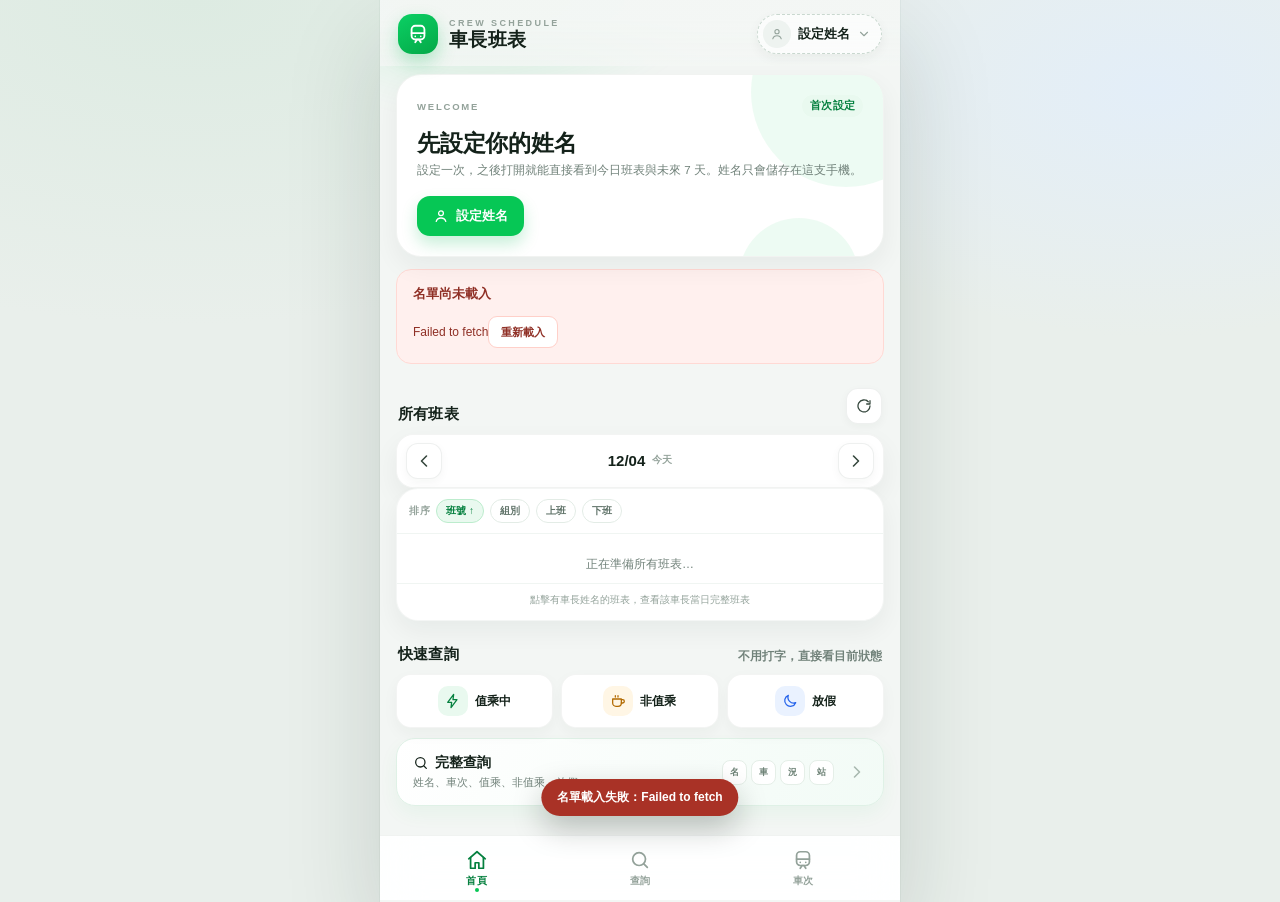
<file: docs/index.html>
<!DOCTYPE html>
<html lang="zh-Hant">
<head>
  <meta charset="utf-8">
  <meta name="viewport" content="width=device-width, initial-scale=1, viewport-fit=cover">
  <meta name="theme-color" content="#f3f6f4">
  <meta name="format-detection" content="telephone=no">
  <meta name="color-scheme" content="light">
  <title>車長班表</title>
  <link rel="stylesheet" href="styles.css">
</head>
<body>
  <noscript>
    <div style="margin:16px;padding:16px;border-radius:14px;background:#fff;font:14px/1.6 sans-serif;color:#14221a">
      這個頁面需要 JavaScript。請開啟瀏覽器的 JavaScript，或改用 Chrome／Edge 開啟。
    </div>
  </noscript>
  <svg width="0" height="0" style="position:absolute;overflow:hidden" aria-hidden="true" focusable="false">
    <symbol id="i-home" viewBox="0 0 24 24"><path d="M3 10.7 12 3l9 7.7"/><path d="M5 9.5V21h5v-6h4v6h5V9.5"/></symbol>
    <symbol id="i-search" viewBox="0 0 24 24"><circle cx="11" cy="11" r="7"/><path d="m20 20-3.6-3.6"/></symbol>
    <symbol id="i-train" viewBox="0 0 24 24"><rect x="5" y="3" width="14" height="15" rx="4"/><path d="M5 11h14"/><path d="M9 21l2-3M15 21l-2-3"/><circle cx="9" cy="14.6" r=".9" fill="currentColor" stroke="none"/><circle cx="15" cy="14.6" r=".9" fill="currentColor" stroke="none"/></symbol>
    <symbol id="i-user" viewBox="0 0 24 24"><circle cx="12" cy="8" r="3.6"/><path d="M4.8 20.2c.9-3.4 3.7-5.2 7.2-5.2s6.3 1.8 7.2 5.2"/></symbol>
    <symbol id="i-chevron" viewBox="0 0 24 24"><path d="m9 18 6-6-6-6"/></symbol>
    <symbol id="i-chevron-down" viewBox="0 0 24 24"><path d="m6 9 6 6 6-6"/></symbol>
    <symbol id="i-arrow" viewBox="0 0 24 24"><path d="M5 12h14"/><path d="m13 6 6 6-6 6"/></symbol>
    <symbol id="i-refresh" viewBox="0 0 24 24"><path d="M21 12a9 9 0 1 1-2.6-6.4"/><path d="M21 4v5h-5"/></symbol>
    <symbol id="i-calendar" viewBox="0 0 24 24"><rect x="3" y="5" width="18" height="16" rx="3"/><path d="M3 10h18M8 3v4M16 3v4"/></symbol>
    <symbol id="i-clock" viewBox="0 0 24 24"><circle cx="12" cy="12" r="9"/><path d="M12 7v5l3 2"/></symbol>
    <symbol id="i-pin" viewBox="0 0 24 24"><path d="M20 10c0 5-8 11-8 11s-8-6-8-11a8 8 0 1 1 16 0Z"/><circle cx="12" cy="10" r="2.6"/></symbol>
    <symbol id="i-coffee" viewBox="0 0 24 24"><path d="M4 9h13v6a5 5 0 0 1-5 5H9a5 5 0 0 1-5-5V9Z"/><path d="M17 10h2a2.5 2.5 0 0 1 0 5h-2"/><path d="M8 4v2M12 4v2"/></symbol>
    <symbol id="i-moon" viewBox="0 0 24 24"><path d="M20.5 14.5A8.5 8.5 0 0 1 9.5 3.5a8.5 8.5 0 1 0 11 11Z"/></symbol>
    <symbol id="i-bolt" viewBox="0 0 24 24"><path d="M13 2 4 14h6l-1 8 9-12h-6l1-8Z"/></symbol>
    <symbol id="i-close" viewBox="0 0 24 24"><path d="M6 6l12 12M18 6 6 18"/></symbol>
    <symbol id="i-check" viewBox="0 0 24 24"><path d="m5 12 4.5 4.5L19 7"/></symbol>
    <symbol id="i-alert" viewBox="0 0 24 24"><path d="M12 3 2.5 20h19L12 3Z"/><path d="M12 9v5"/><circle cx="12" cy="17.2" r=".8" fill="currentColor" stroke="none"/></symbol>
    <symbol id="i-list" viewBox="0 0 24 24"><path d="M8 6h13M8 12h13M8 18h13"/><circle cx="3.5" cy="6" r="1" fill="currentColor" stroke="none"/><circle cx="3.5" cy="12" r="1" fill="currentColor" stroke="none"/><circle cx="3.5" cy="18" r="1" fill="currentColor" stroke="none"/></symbol>
    <symbol id="i-empty" viewBox="0 0 24 24"><rect x="3" y="5" width="18" height="16" rx="3"/><path d="M3 10h18M8 3v4M16 3v4"/><path d="M9 15h6"/></symbol>
  </svg>

  <div class="app-shell">
    <div class="ambient" aria-hidden="true"></div>

    <header class="topbar">
      <div class="brand">
        <span class="brand-logo" aria-hidden="true">
          <svg class="icon"><use href="#i-train"></use></svg>
        </span>
        <div>
          <p class="brand-sub">CREW SCHEDULE</p>
          <h1 class="brand-title">車長班表</h1>
        </div>
      </div>
      <button class="name-chip is-empty" id="nameBtn" type="button" data-action="open-name" aria-label="設定姓名">
        <span class="avatar"><svg class="icon icon-sm"><use href="#i-user"></use></svg></span>
        <span class="chip-text">設定姓名</span>
        <svg class="icon"><use href="#i-chevron-down"></use></svg>
      </button>
    </header>

    <main id="main" class="main" aria-live="polite">
      <div class="hero is-empty">
        <div class="hero-top"><span class="hero-kicker">LOADING</span></div>
        <div class="hero-shift">正在準備班表…</div>
        <p class="hero-hint">從試算表讀取資料中</p>
      </div>
      <div class="skeleton-card card" style="margin-top:14px">
        <div class="sk sk-line w40"></div>
        <div class="sk sk-block" style="margin-top:12px"></div>
        <div class="sk sk-line w80" style="margin-top:12px"></div>
      </div>
    </main>

    <nav class="tabbar" aria-label="主要導覽">
      <button class="tab active" type="button" data-nav="home">
        <svg class="icon"><use href="#i-home"></use></svg><span>首頁</span>
      </button>
      <button class="tab" type="button" data-nav="search">
        <svg class="icon"><use href="#i-search"></use></svg><span>查詢</span>
      </button>
      <button class="tab" type="button" data-nav="trains">
        <svg class="icon"><use href="#i-train"></use></svg><span>車次</span>
      </button>
    </nav>
  </div>

  <div id="sheetRoot"></div>
  <datalist id="staffOptions"></datalist>
  <datalist id="stationOptions"></datalist>
  <div id="toast" class="toast" role="status" aria-live="polite"></div>

  <script>
    // 若前端程式沒有成功執行（例如瀏覽器太舊、JavaScript 被停用），
    // 把原本的載入骨架換成看得懂的說明，而不是一直停在載入中。
    window.setTimeout(function () {
      if (window.__APP_READY__) return;
      var main = document.getElementById('main');
      if (!main) return;
      main.innerHTML = '<div class="view"><div class="card" style="margin-top:16px;padding:20px">' +
        '<div class="error-card"><strong>頁面沒有成功啟動</strong>' +
        '請重新整理；若仍停住，請改用 Chrome／Edge，並確認瀏覽器已開啟 JavaScript。' +
        '<button type="button" onclick="location.reload()">重新整理</button></div>' +
        '<p style="margin:12px 2px 0;font-size:11px;line-height:1.6;color:#71827a">' +
        '請確認網路連線與 docs/config.js 的 API_URL 設定；本機預覽請執行 test/open-preview.ps1。</p>' +
        '</div></div>';
    }, 5000);
  </script>
  <script src="config.js"></script>
  <script src="app.js"></script>
</body>
</html>
</file>
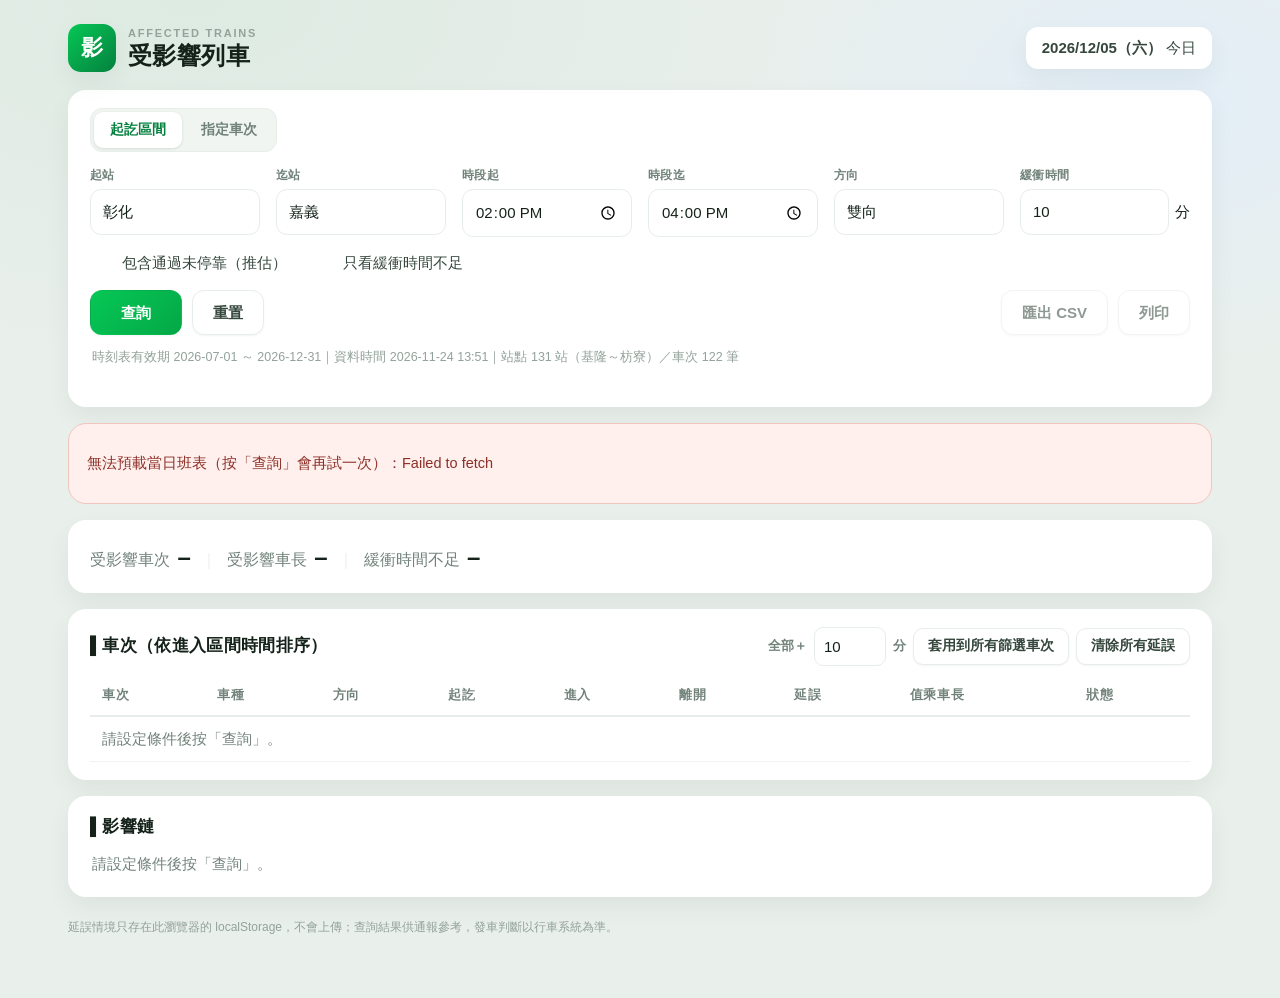
<file: docs/affected.html>
<!DOCTYPE html>
<html lang="zh-Hant">
<head>
  <meta charset="utf-8">
  <meta name="viewport" content="width=device-width, initial-scale=1">
  <meta name="theme-color" content="#f3f6f4">
  <meta name="color-scheme" content="light">
  <!-- 主管用獨立頁：不進 LIFF、不從首頁／底部導覽連結，只給書籤（affected-plan.md §2） -->
  <title>受影響列車</title>
  <link rel="stylesheet" href="affected.css">
</head>
<body>
  <noscript>
    <div style="margin:16px;padding:16px;border-radius:14px;background:#fff;font:14px/1.6 sans-serif;color:#14221a">
      這個頁面需要 JavaScript。請開啟瀏覽器的 JavaScript，或改用 Chrome／Edge 開啟。
    </div>
  </noscript>

  <div class="page">
    <header class="topbar">
      <div class="brand">
        <span class="brand-logo" aria-hidden="true">影</span>
        <div>
          <p class="brand-sub">AFFECTED TRAINS</p>
          <h1 class="brand-title">受影響列車</h1>
        </div>
      </div>
      <div class="today" id="dateLine">載入中…</div>
    </header>

    <section class="card form-card" aria-label="查詢條件">
      <div class="mode-switch" role="radiogroup" aria-label="查詢方式">
        <label class="mode-opt"><input type="radio" name="queryMode" value="section" checked><span>起訖區間</span></label>
        <label class="mode-opt"><input type="radio" name="queryMode" value="train"><span>指定車次</span></label>
      </div>
      <div class="form-grid">
        <div class="field" data-mode="section">
          <label class="field-label" for="fromStation">起站</label>
          <div class="combo">
            <input id="fromStation" type="text" role="combobox" aria-expanded="false"
                   aria-controls="fromList" aria-autocomplete="list" autocomplete="off"
                   placeholder="輸入站名或站碼" disabled>
            <input type="hidden" id="fromStationId">
            <ul id="fromList" class="combo-list" role="listbox" aria-label="起站" hidden></ul>
          </div>
        </div>
        <div class="field" data-mode="section">
          <label class="field-label" for="toStation">迄站</label>
          <div class="combo">
            <input id="toStation" type="text" role="combobox" aria-expanded="false"
                   aria-controls="toList" aria-autocomplete="list" autocomplete="off"
                   placeholder="輸入站名或站碼" disabled>
            <input type="hidden" id="toStationId">
            <ul id="toList" class="combo-list" role="listbox" aria-label="迄站" hidden></ul>
          </div>
        </div>
        <label class="field field-time" data-mode="section">
          <span class="field-label">時段起</span>
          <input type="time" id="timeFrom" value="14:00">
        </label>
        <label class="field field-time" data-mode="section">
          <span class="field-label">時段迄</span>
          <input type="time" id="timeTo" value="16:00">
        </label>
        <label class="field" data-mode="section">
          <span class="field-label">方向</span>
          <select id="direction">
            <option value="both">雙向</option>
            <option value="forward">順向（北上）</option>
            <option value="reverse">逆向（南下）</option>
          </select>
        </label>
        <label class="field" data-mode="train">
          <span class="field-label">車次</span>
          <input id="trainNo" type="text" autocomplete="off" placeholder="例如 114、115A" list="trainNoList">
          <datalist id="trainNoList"></datalist>
        </label>
        <label class="field field-train-delay" data-mode="train">
          <span class="field-label">本車延誤</span>
          <span class="buffer-wrap"><input type="number" id="trainDelay" value="0" min="0" max="600" step="1"> 分</span>
          <span class="train-quick">
            <button type="button" class="tqbtn" data-train-add="5">+5</button>
            <button type="button" class="tqbtn" data-train-add="10">+10</button>
            <button type="button" class="tqbtn" data-train-add="15">+15</button>
            <button type="button" class="tqbtn" data-train-add="30">+30</button>
          </span>
        </label>
        <label class="field field-buffer">
          <span class="field-label">緩衝時間</span>
          <span class="buffer-wrap"><input type="number" id="bufferMin" value="10" min="0" max="120" step="1"> 分</span>
        </label>
      </div>
      <div class="form-row switches">
        <label class="switch" data-mode="section"><input type="checkbox" id="includePass" checked><span>包含通過未停靠（推估）</span></label>
        <label class="switch"><input type="checkbox" id="onlyShort"><span>只看緩衝時間不足</span></label>
      </div>
      <div class="form-actions">
        <button id="btnQuery" class="btn primary" type="button" disabled>查詢</button>
        <button id="btnReset" class="btn" type="button">重置</button>
        <span class="spacer"></span>
        <button id="btnCsv" class="btn" type="button" disabled>匯出 CSV</button>
        <button id="btnPrint" class="btn" type="button" disabled>列印</button>
      </div>
      <p class="tt-meta" id="ttMeta"></p>
      <p class="query-status" id="queryStatus" aria-live="polite"></p>
    </section>

    <div id="warnBox" class="warnbox" hidden role="alert"></div>

    <section class="card" aria-label="統計">
      <div class="stats">
        <span class="stat"><span id="statTrainsLabel">受影響車次</span> <b id="statTrains">–</b></span>
        <span class="sep" aria-hidden="true">｜</span>
        <span class="stat">受影響車長 <b id="statCrew">–</b></span>
        <span class="sep" aria-hidden="true">｜</span>
        <span class="stat">緩衝時間不足 <b id="statShort">–</b></span>
      </div>
    </section>

    <section class="card">
      <div class="card-title-row">
        <h2 class="card-title" id="trainCardTitle">▌車次（依進入區間時間排序）</h2>
        <div class="bulk-tools" data-mode="section">
          <span class="bulk-label">全部＋</span>
          <input type="number" id="bulkDelay" min="0" max="600" step="1" value="10">
          <span class="bulk-unit">分</span>
          <button id="btnApplyAll" class="btn small" type="button">套用到所有篩選車次</button>
          <button id="btnClearDelays" class="btn small" type="button">清除所有延誤</button>
        </div>
      </div>
      <div id="trainSummary" class="train-summary" hidden></div>
      <div class="table-wrap">
        <table class="grid" id="trainTable">
          <thead>
            <tr>
              <th>車次</th><th>車種</th><th>方向</th><th>起訖</th><th>進入</th><th>離開</th><th>延誤</th><th>值乘車長</th><th>狀態</th>
            </tr>
          </thead>
          <tbody id="trainBody">
            <tr class="placeholder"><td colspan="9">請設定條件後按「查詢」。</td></tr>
          </tbody>
        </table>
      </div>
    </section>

    <section class="card">
      <h2 class="card-title">▌影響鏈</h2>
      <div id="chainBox">
        <p class="placeholder">請設定條件後按「查詢」。</p>
      </div>
    </section>

    <footer class="foot">
      延誤情境只存在此瀏覽器的 localStorage，不會上傳；查詢結果供通報參考，發車判斷以行車系統為準。
    </footer>
  </div>

  <script src="config.js"></script>
  <script src="affected-core.js"></script>
  <script src="affected.js"></script>
</body>
</html>
</file>
<file: docs/styles.css>
/* ============================================================
   設計權杖
   ============================================================ */
:root {
  --green: #06c755;
  --green-dark: #04a847;
  --green-deep: #05803f;
  --green-soft: #e9f9ef;
  --ink: #14221a;
  --ink-2: #35473d;
  --muted: #71827a;
  --muted-2: #93a29a;
  --line: #e7eee9;
  --line-soft: #f0f5f2;
  --bg: #f3f6f4;
  --card: #ffffff;
  --blue: #3b82f6;
  --blue-soft: #eaf2ff;
  --amber: #f0a11c;
  --amber-soft: #fff6e5;
  --purple: #8b5cf6;
  --purple-soft: #f2edff;
  --red: #d94a3d;
  --red-soft: #fff0ee;
  --radius: 22px;
  --shadow: 0 10px 26px rgba(17, 43, 28, 0.055);
  --shadow-lg: 0 18px 44px rgba(17, 43, 28, 0.10);
  --font: -apple-system, BlinkMacSystemFont, "Segoe UI", "Noto Sans TC",
    "PingFang TC", "Microsoft JhengHei", "Heiti TC", sans-serif;
  --mono: "SFMono-Regular", Consolas, "Liberation Mono", Menlo, monospace;
}

*, *::before, *::after { box-sizing: border-box; }
html { -webkit-text-size-adjust: 100%; }
body {
  margin: 0;
  font-family: var(--font);
  color: var(--ink);
  background:
    radial-gradient(80% 60% at 15% 0%, #ddebe2 0%, transparent 60%),
    radial-gradient(60% 50% at 90% 10%, #e3eef8 0%, transparent 55%),
    #e9efeb;
  -webkit-font-smoothing: antialiased;
  text-rendering: optimizeLegibility;
}
button, input, select, textarea { font: inherit; color: inherit; }
button { cursor: pointer; -webkit-tap-highlight-color: transparent; border: 0; background: none; padding: 0; }
input, select, button { -webkit-appearance: none; appearance: none; }
svg { display: block; }
.icon {
  width: 20px; height: 20px; flex: none;
  fill: none; stroke: currentColor; stroke-width: 1.9;
  stroke-linecap: round; stroke-linejoin: round;
}
.icon-sm { width: 16px; height: 16px; }
.icon-lg { width: 24px; height: 24px; }
.sr-only {
  position: absolute; width: 1px; height: 1px; padding: 0; margin: -1px;
  overflow: hidden; clip: rect(0 0 0 0); white-space: nowrap; border: 0;
}

/* ============================================================
   外殼
   ============================================================ */
.app-shell {
  position: relative;
  width: 100%;
  max-width: 520px;
  min-height: 100dvh;
  margin: 0 auto;
  background: var(--bg);
  overflow-x: clip;
}
@media (min-width: 620px) {
  .app-shell {
    box-shadow: 0 0 0 1px rgba(20, 50, 30, 0.04), 0 40px 90px rgba(17, 43, 28, 0.16);
  }
}
.ambient {
  position: absolute;
  left: -100px; right: -100px; top: -150px; height: 330px;
  pointer-events: none;
  background:
    radial-gradient(45% 55% at 28% 42%, rgba(6, 199, 85, 0.18), transparent 70%),
    radial-gradient(40% 50% at 82% 24%, rgba(59, 130, 246, 0.12), transparent 70%);
  filter: blur(10px);
  z-index: 0;
}

/* ============================================================
   頂欄 / 底部導覽
   ============================================================ */
.topbar {
  position: sticky; top: 0; z-index: 40;
  display: flex; align-items: center; justify-content: space-between; gap: 12px;
  padding: calc(14px + env(safe-area-inset-top)) 18px 12px;
  background: linear-gradient(to bottom, rgba(243, 246, 244, 0.97) 30%, rgba(243, 246, 244, 0.82));
  backdrop-filter: blur(18px);
  -webkit-backdrop-filter: blur(18px);
}
.brand { display: flex; align-items: center; gap: 11px; min-width: 0; }
.brand-logo {
  width: 40px; height: 40px; border-radius: 14px; flex: none;
  display: grid; place-items: center; color: #fff;
  background: linear-gradient(150deg, #0bd064, #04a847);
  box-shadow: 0 8px 18px rgba(6, 180, 80, 0.28);
}
.brand-logo .icon { width: 22px; height: 22px; stroke-width: 2; }
.brand-sub {
  margin: 0 0 1px; font-size: 9px; font-weight: 800;
  letter-spacing: 2.4px; color: var(--muted-2);
}
.brand-title {
  margin: 0; font-size: 19px; font-weight: 900;
  letter-spacing: 0.4px; line-height: 1.15; white-space: nowrap;
}
.name-chip {
  display: flex; align-items: center; gap: 7px; min-width: 0;
  padding: 5px 10px 5px 5px; border-radius: 999px;
  background: #fff; border: 1px solid rgba(20, 50, 30, 0.07);
  box-shadow: 0 4px 12px rgba(17, 43, 28, 0.05);
  transition: transform 0.15s ease;
}
.name-chip:active { transform: scale(0.96); }
.name-chip.is-empty {
  border-style: dashed; border-color: #c9d8cf;
  background: rgba(255, 255, 255, 0.65);
}
.name-chip .avatar {
  width: 28px; height: 28px; border-radius: 50%; flex: none;
  display: grid; place-items: center;
  background: var(--green-soft); color: var(--green-deep);
  font-size: 12px; font-weight: 900;
}
.name-chip.is-empty .avatar { background: #eef3f0; color: #7c9185; }
.name-chip .chip-text {
  font-size: 12.5px; font-weight: 800; max-width: 76px;
  overflow: hidden; text-overflow: ellipsis; white-space: nowrap;
}
.name-chip .icon { width: 14px; height: 14px; color: var(--muted-2); }
@media (max-width: 380px) {
  .brand-sub { display: none; }
  .brand-title { font-size: 18px; }
  .name-chip .chip-text { max-width: 58px; }
}

.main {
  position: relative; z-index: 1;
  padding: 4px 16px calc(96px + env(safe-area-inset-bottom));
  min-height: 60dvh;
}
.view { animation: viewIn 0.32s cubic-bezier(0.22, 0.8, 0.3, 1) both; }

.tabbar {
  position: fixed; z-index: 60; left: 50%; bottom: 0;
  transform: translateX(-50%);
  width: 100%; max-width: 520px;
  display: grid; grid-template-columns: repeat(3, 1fr); gap: 2px;
  padding: 7px 16px calc(7px + env(safe-area-inset-bottom));
  background: rgba(255, 255, 255, 0.92);
  border-top: 1px solid rgba(20, 50, 30, 0.06);
  backdrop-filter: blur(20px);
  -webkit-backdrop-filter: blur(20px);
}
.tab {
  position: relative;
  display: flex; flex-direction: column; align-items: center; justify-content: center;
  gap: 3px; padding: 6px 0 5px; border-radius: 12px;
  color: #93a29a; font-size: 10px; font-weight: 800; letter-spacing: 0.2px;
  transition: color 0.18s ease, background 0.18s ease;
}
.tab .icon { width: 22px; height: 22px; }
.tab.active { color: var(--green-deep); }
.tab.active::after {
  content: ""; position: absolute; bottom: 1px;
  width: 4px; height: 4px; border-radius: 50%; background: var(--green);
}
.tab:active { background: rgba(6, 199, 85, 0.07); }

/* ============================================================
   共用元素
   ============================================================ */
.section-head {
  display: flex; align-items: flex-end; justify-content: space-between; gap: 10px;
  margin: 24px 2px 10px;
}
.section-title {
  display: flex; align-items: center; gap: 8px;
  margin: 0; font-size: 15px; font-weight: 900; letter-spacing: 0.2px;
}
.section-note { font-size: 11.5px; color: var(--muted); font-weight: 600; }
.section-head .icon-btn { margin-left: 2px; }

.card {
  background: var(--card);
  border: 1px solid rgba(20, 50, 30, 0.045);
  border-radius: var(--radius);
  box-shadow: var(--shadow);
}
.card-pad { padding: 18px; }
.card-head {
  display: flex; align-items: center; justify-content: space-between;
  gap: 10px; padding: 16px 18px 2px;
}
.card-title {
  display: flex; align-items: center; gap: 8px;
  margin: 0; font-size: 13.5px; font-weight: 900;
}
.card-title .icon { width: 17px; height: 17px; color: var(--green-deep); }
.card-sub { font-size: 11px; color: var(--muted); font-weight: 600; }

.icon-btn {
  width: 36px; height: 36px; border-radius: 12px;
  display: grid; place-items: center; flex: none;
  background: #fff; border: 1px solid rgba(20, 50, 30, 0.07);
  color: var(--ink-2);
  box-shadow: 0 3px 10px rgba(17, 43, 28, 0.04);
  transition: transform 0.15s ease, background 0.15s ease;
}
.icon-btn:active { transform: scale(0.92); background: #f1f6f3; }
.icon-btn[disabled] { opacity: 0.35; pointer-events: none; }

.pill {
  display: inline-flex; align-items: center; gap: 5px;
  padding: 4px 8px; border-radius: 999px;
  font-size: 10.5px; font-weight: 800; letter-spacing: 0.2px;
  background: #f1f6f3; color: #5f7268; white-space: nowrap;
}
.pill.green { background: var(--green-soft); color: var(--green-deep); }
.pill.blue { background: var(--blue-soft); color: #2563eb; }
.pill.amber { background: var(--amber-soft); color: #b26a00; }
.pill.purple { background: var(--purple-soft); color: #6d3fe0; }
.pill.red { background: var(--red-soft); color: var(--red); }
.tag-group {
  display: inline-grid; place-items: center; min-width: 22px; height: 19px;
  padding: 0 6px; border-radius: 6px;
  background: #eef3f0; color: #5f7268;
  font-size: 10px; font-weight: 900; letter-spacing: 0.3px;
}
.avatar {
  width: 38px; height: 38px; border-radius: 13px; flex: none;
  display: grid; place-items: center;
  background: linear-gradient(145deg, #eafaef, #dff5e7);
  color: var(--green-deep);
  font-size: 15px; font-weight: 900;
}
.avatar.sm { width: 32px; height: 32px; border-radius: 11px; font-size: 13px; }
.avatar.blue { background: linear-gradient(145deg, #eef4ff, #e3edff); color: #2563eb; }
.mono { font-family: var(--mono); font-variant-numeric: tabular-nums; }

/* ============================================================
   首頁：今日英雄卡
   ============================================================ */
.hero {
  position: relative; overflow: hidden;
  margin-top: 4px; padding: 20px;
  border-radius: 25px; color: #fff;
  background: linear-gradient(140deg, #0acc62 0%, #06b552 48%, #049144 100%);
  box-shadow: 0 18px 36px rgba(6, 170, 75, 0.25);
}
.hero::before, .hero::after {
  content: ""; position: absolute; border-radius: 50%;
  background: rgba(255, 255, 255, 0.09); pointer-events: none;
}
.hero::before { width: 190px; height: 190px; right: -58px; top: -78px; }
.hero::after { width: 120px; height: 120px; right: 24px; bottom: -82px; background: rgba(255, 255, 255, 0.06); }
.hero.is-leave {
  background: linear-gradient(140deg, #4b8bf7 0%, #3576eb 55%, #2d63cf 100%);
  box-shadow: 0 18px 36px rgba(45, 99, 207, 0.23);
}
.hero.is-empty {
  color: var(--ink); background: #fff;
  border: 1px solid rgba(20, 50, 30, 0.06);
  box-shadow: var(--shadow);
}
.hero.is-empty::before, .hero.is-empty::after { background: rgba(6, 199, 85, 0.07); }
.hero-top { position: relative; z-index: 1; display: flex; align-items: center; justify-content: space-between; gap: 10px; }
.hero-kicker {
  font-size: 9.5px; font-weight: 800; letter-spacing: 1.8px;
  color: rgba(255, 255, 255, 0.7);
}
.hero.is-empty .hero-kicker { color: var(--muted-2); }
.hero-status {
  display: inline-flex; align-items: center; gap: 6px;
  padding: 5px 9px; border-radius: 999px;
  background: rgba(255, 255, 255, 0.18);
  font-size: 10.5px; font-weight: 800; white-space: nowrap;
}
.hero-status i { width: 6px; height: 6px; border-radius: 50%; background: #fff; }
.hero-status.is-live i { animation: pulse 2s infinite; }
.hero-status.is-rest { background: rgba(255, 255, 255, 0.22); }
.hero-status.is-idle { background: rgba(0, 0, 0, 0.12); }
.hero-shift {
  position: relative; z-index: 1;
  margin-top: 14px; font-size: 34px; font-weight: 900;
  line-height: 1.05; letter-spacing: -0.5px;
}
.hero.is-empty .hero-shift { color: var(--ink); font-size: 23px; letter-spacing: -0.2px; }
.hero-route {
  position: relative; z-index: 1;
  display: flex; align-items: center; gap: 7px;
  margin-top: 4px; font-size: 12.5px; font-weight: 700;
  color: rgba(255, 255, 255, 0.86);
}
.hero-route .icon { width: 14px; height: 14px; opacity: 0.85; }
.hero-stats {
  position: relative; z-index: 1;
  display: flex; gap: 8px;
  margin-top: 18px; padding-top: 15px;
  border-top: 1px solid rgba(255, 255, 255, 0.18);
}
.hero-stat { flex: 1; min-width: 0; }
.hero-stat span {
  display: block; font-size: 9px; letter-spacing: 1.1px;
  color: rgba(255, 255, 255, 0.65); font-weight: 800;
}
.hero-stat strong {
  display: block; margin-top: 3px;
  font-size: 16px; font-weight: 900;
  font-variant-numeric: tabular-nums; white-space: nowrap;
}
.hero-stat small { font-size: 9.5px; font-weight: 700; opacity: 0.7; margin-left: 2px; }
.hero-progress { position: relative; z-index: 1; margin-top: 15px; }
.hero-progress-track {
  height: 5px; border-radius: 99px; overflow: hidden;
  background: rgba(255, 255, 255, 0.24);
}
.hero-progress-fill {
  height: 100%; border-radius: 99px; background: #fff;
  transition: width 0.8s cubic-bezier(0.22, 0.8, 0.3, 1);
}
.hero-progress-labels {
  display: flex; justify-content: space-between;
  margin-top: 6px; font-size: 9.5px; font-weight: 700;
  color: rgba(255, 255, 255, 0.7);
}
.hero-leave-time {
  position: relative; z-index: 1;
  margin: 10px 0 0; font-size: 15px; font-weight: 800;
  font-variant-numeric: tabular-nums;
}
.hero-leave-note {
  position: relative; z-index: 1;
  margin: 6px 0 0; font-size: 11.5px; line-height: 1.5;
  color: rgba(255, 255, 255, 0.72);
}
.hero-cta {
  position: relative; z-index: 1;
  display: inline-flex; align-items: center; gap: 7px;
  margin-top: 16px; padding: 11px 16px;
  border-radius: 13px; background: var(--green);
  color: #fff; font-size: 13px; font-weight: 900;
  box-shadow: 0 8px 16px rgba(6, 180, 80, 0.22);
}
.hero-cta .icon { width: 16px; height: 16px; }
.hero-hint {
  position: relative; z-index: 1;
  margin: 7px 0 0; font-size: 11.5px; line-height: 1.55;
  color: var(--muted);
}

/* ============================================================
   時間軸
   ============================================================ */
.tl { display: flex; flex-direction: column; }
.tl-item {
  display: grid; grid-template-columns: 50px 18px minmax(0, 1fr);
  column-gap: 10px; padding: 9px 0; position: relative;
}
.tl-time {
  padding-top: 1px; text-align: right;
  font-size: 12px; font-weight: 800; line-height: 1.3;
  color: var(--ink-2); font-variant-numeric: tabular-nums;
}
.tl-time .end {
  display: block; font-size: 10px; font-weight: 600;
  color: var(--muted-2); margin-top: 1px;
}
.tl-rail { position: relative; display: flex; justify-content: center; }
.tl-dot {
  position: relative; z-index: 1;
  width: 10px; height: 10px; margin-top: 4px; border-radius: 50%;
  background: var(--green);
  box-shadow: 0 0 0 3px var(--green-soft);
}
.tl-dot.report { background: var(--blue); box-shadow: 0 0 0 3px var(--blue-soft); }
.tl-dot.rest { background: var(--amber); box-shadow: 0 0 0 3px var(--amber-soft); }
.tl-dot.post { background: #8a9a91; box-shadow: 0 0 0 3px #eff3f0; }
.tl-dot.overnight { background: var(--purple); box-shadow: 0 0 0 3px var(--purple-soft); }
.tl-rail::after {
  content: ""; position: absolute; top: 17px; bottom: -10px;
  width: 2px; border-radius: 2px; background: var(--line);
}
.tl-item:last-child .tl-rail::after { display: none; }
.tl-main { min-width: 0; padding-top: 0; }
.tl-title {
  display: flex; align-items: center; gap: 7px; flex-wrap: wrap;
  font-size: 13.5px; font-weight: 800; line-height: 1.35;
}
.tl-sub { margin-top: 2px; font-size: 11.5px; color: var(--muted); line-height: 1.4; }
.tl-note {
  display: inline-block; margin-top: 5px; padding: 4px 8px;
  border-radius: 8px; background: #f5f8f6;
  font-size: 10.5px; color: var(--muted); line-height: 1.4;
}
.train-badge {
  display: inline-flex; align-items: center;
  padding: 2px 8px; border-radius: 7px;
  background: var(--green-soft); color: var(--green-deep);
  font-family: var(--mono); font-size: 12px; font-weight: 900;
  letter-spacing: 0.2px;
}
.tl.compact .tl-item { padding: 7px 0; }
.tl.compact .tl-title { font-size: 12.5px; }
.tl.compact .tl-sub { font-size: 11px; }
.tl.compact .tl-note { display: none; }
.tl-empty {
  padding: 22px 8px 10px; text-align: center;
  font-size: 12px; color: var(--muted);
}
/* 時間軸內的「現在」線（同車次頁 now-line） */
.tl-now { margin: 3px 0; padding: 5px 10px; border-radius: 8px; }

/* ============================================================
   首頁：未來七天
   ============================================================ */
.week-card { overflow: hidden; }
.week-item + .week-item { border-top: 1px solid var(--line-soft); }
.week-row {
  width: 100%; display: grid;
  grid-template-columns: 58px minmax(0, 1fr) 24px;
  align-items: center; gap: 10px;
  padding: 13px 15px; text-align: left;
  background: #fff; transition: background 0.16s ease;
}
.week-row:active { background: #f6faf7; }
.week-row.is-today { background: linear-gradient(90deg, #eefbf3 0%, #ffffff 78%); }
.week-date { display: flex; flex-direction: column; line-height: 1; }
.week-md {
  font-size: 17px; font-weight: 900;
  font-variant-numeric: tabular-nums; letter-spacing: -0.2px;
}
.week-wd { margin-top: 4px; font-size: 9.5px; font-weight: 700; color: var(--muted-2); }
.week-main { min-width: 0; }
.week-label {
  display: flex; align-items: center; gap: 6px;
  font-size: 13px; font-weight: 800; line-height: 1.35;
  white-space: nowrap; overflow: hidden; text-overflow: ellipsis;
}
.week-dot { width: 6px; height: 6px; border-radius: 50%; flex: none; background: var(--green); }
.week-dot.leave { background: var(--blue); }
.week-dot.empty { background: #c9d5cd; }
.week-sum {
  margin-top: 2px; font-size: 11px; color: var(--muted);
  font-variant-numeric: tabular-nums;
  white-space: nowrap; overflow: hidden; text-overflow: ellipsis;
}
.week-chev { color: #b1beb6; transition: transform 0.2s ease; }
.week-row[aria-expanded="true"] .week-chev { transform: rotate(90deg); color: var(--green-deep); }
.week-expand {
  padding: 0 15px 9px; background: #fbfdfb;
  animation: expand 0.24s ease both;
}
.week-expand .tl { padding-top: 2px; }
/* ============================================================
   首頁：快速查詢 / 查詢入口
   ============================================================ */
.quick-grid { display: grid; grid-template-columns: repeat(3, 1fr); gap: 8px; }
.quick-btn {
  display: flex; align-items: center; justify-content: center; gap: 7px;
  padding: 11px 6px; text-align: center; min-width: 0;
  background: #fff; border: 1px solid rgba(20, 50, 30, 0.05);
  border-radius: 15px; box-shadow: 0 6px 16px rgba(17, 43, 28, 0.04);
  transition: transform 0.15s ease, box-shadow 0.15s ease;
}
.quick-btn:active { transform: scale(0.97); box-shadow: 0 3px 8px rgba(17, 43, 28, 0.05); }
.quick-ico {
  width: 30px; height: 30px; border-radius: 10px; flex: none;
  display: grid; place-items: center;
}
.quick-ico .icon { width: 16px; height: 16px; }
.quick-ico.green { background: var(--green-soft); color: var(--green-deep); }
.quick-ico.amber { background: var(--amber-soft); color: #b26a00; }
.quick-ico.blue { background: var(--blue-soft); color: #2563eb; }
.quick-ico.purple { background: var(--purple-soft); color: #6d3fe0; }
.quick-title {
  font-size: 12px; font-weight: 900; line-height: 1.25;
  white-space: nowrap; overflow: hidden; text-overflow: ellipsis;
}

.query-cta {
  display: flex; align-items: center; gap: 13px;
  width: 100%; margin-top: 10px; padding: 15px 16px;
  text-align: left; border-radius: 19px;
  background: linear-gradient(120deg, #ffffff 0%, #f2fbf6 100%);
  border: 1px solid #dff1e6;
  box-shadow: 0 8px 20px rgba(6, 180, 80, 0.055);
  transition: transform 0.15s ease;
}
.query-cta:active { transform: scale(0.98); }
.query-cta-main { flex: 1; min-width: 0; }
.query-cta-title { font-size: 13.5px; font-weight: 900; display: flex; align-items: center; gap: 6px; }
.query-cta-sub { margin-top: 3px; font-size: 10.5px; color: var(--muted); }
.query-cta-tiles { display: flex; gap: 4px; flex: none; }
.query-tile {
  width: 25px; height: 25px; border-radius: 8px;
  display: grid; place-items: center;
  background: #fff; border: 1px solid #e5efe8; color: #6d8276;
  font-size: 9px; font-weight: 900;
}
.query-cta .chev { color: #a8b8ae; }

/* ============================================================
   查詢頁
   ============================================================ */
.page-head { padding: 14px 2px 16px; }
.page-kicker {
  margin: 0 0 4px; font-size: 9px; font-weight: 800;
  letter-spacing: 2.2px; color: var(--green-deep);
}
.page-title { margin: 0; font-size: 23px; font-weight: 900; letter-spacing: -0.4px; }
.page-sub { margin: 5px 0 0; font-size: 11.5px; color: var(--muted); line-height: 1.5; }

.seg {
  display: grid; grid-template-columns: repeat(4, 1fr); gap: 3px;
  padding: 4px; border-radius: 15px; background: #e8efea;
}
.seg button {
  padding: 9px 2px; border-radius: 11px;
  font-size: 12px; font-weight: 800; color: #6b7d73;
  transition: background 0.18s ease, color 0.18s ease, box-shadow 0.18s ease;
}
.seg button.active {
  background: #fff; color: var(--ink);
  box-shadow: 0 3px 9px rgba(20, 50, 30, 0.09);
}
.seg-3 { grid-template-columns: repeat(3, 1fr); }
.seg-2 { grid-template-columns: repeat(2, 1fr); }

.form-card { margin-top: 12px; padding: 17px; }
.field { margin-bottom: 14px; }
.field:last-of-type { margin-bottom: 16px; }
.label {
  display: flex; align-items: center; justify-content: space-between;
  gap: 8px; margin-bottom: 7px;
  font-size: 11px; font-weight: 800; color: #52645a;
}
.label .opt { font-size: 10px; color: var(--muted-2); font-weight: 600; }
.input, .select {
  width: 100%; height: 47px; padding: 0 13px;
  border-radius: 13px; border: 1.5px solid #e4ece7;
  background: #f8faf9; color: var(--ink);
  font-size: 14.5px; font-weight: 700; outline: none;
  transition: border-color 0.16s ease, box-shadow 0.16s ease, background 0.16s ease;
}
.input::placeholder { color: #aab8b0; font-weight: 500; }
.input:focus, .select:focus {
  border-color: var(--green); background: #fff;
  box-shadow: 0 0 0 4px rgba(6, 199, 85, 0.1);
}
.input[type="date"], .input[type="time"] { min-width: 0; }
.select {
  background-image: url("data:image/svg+xml,%3Csvg xmlns='http://www.w3.org/2000/svg' width='16' height='16' viewBox='0 0 24 24' fill='none' stroke='%2371827a' stroke-width='2' stroke-linecap='round' stroke-linejoin='round'%3E%3Cpath d='m6 9 6 6 6-6'/%3E%3C/svg%3E");
  background-repeat: no-repeat; background-position: right 13px center;
  padding-right: 38px;
}
.two-col { display: grid; grid-template-columns: 1fr 1fr; gap: 9px; }
.chip-row { display: flex; flex-wrap: wrap; gap: 6px; margin-top: 8px; }
.chip {
  display: inline-flex; align-items: center; justify-content: center; gap: 4px;
  padding: 6px 11px; border-radius: 999px;
  border: 1px solid #e3ece6; background: #fff;
  font-size: 10.5px; font-weight: 800; color: #61746a; white-space: nowrap;
  transition: background 0.15s ease, border-color 0.15s ease, color 0.15s ease;
}
.chip .icon { width: 13px; height: 13px; }
.chip.active { background: var(--green-soft); border-color: #bceccd; color: var(--green-deep); }
.chip:active { transform: scale(0.96); }

.toggle { display: grid; grid-template-columns: 1fr 1fr; gap: 3px; padding: 3px; border-radius: 12px; background: #eef3f0; }
.toggle button { height: 35px; border-radius: 9px; font-size: 11.5px; font-weight: 800; color: #6b7d73; }
.toggle button.active { background: #fff; color: var(--ink); box-shadow: 0 2px 7px rgba(20, 50, 30, 0.08); }

.btn-primary {
  width: 100%; height: 51px;
  display: flex; align-items: center; justify-content: center; gap: 8px;
  border-radius: 14px;
  background: linear-gradient(135deg, #08c95b, #04a847);
  color: #fff; font-size: 14.5px; font-weight: 900; letter-spacing: 0.3px;
  box-shadow: 0 10px 22px rgba(6, 180, 80, 0.22);
  transition: transform 0.15s ease, opacity 0.15s ease;
}
.btn-primary:active { transform: scale(0.98); }
.btn-primary[disabled] { opacity: 0.58; pointer-events: none; }
.btn-primary .icon { width: 18px; height: 18px; }
.btn-ghost {
  width: 100%; height: 46px; border-radius: 13px;
  border: 1.5px solid #e1eae4; background: #fff;
  color: var(--ink-2); font-size: 13px; font-weight: 800;
}
.spinner {
  width: 17px; height: 17px; border-radius: 50%;
  border: 2px solid rgba(255, 255, 255, 0.35);
  border-top-color: #fff; animation: spin 0.7s linear infinite;
}

/* ============================================================
   查詢結果
   ============================================================ */
.results { margin-top: 18px; }
.results-head {
  display: flex; align-items: flex-end; justify-content: space-between;
  gap: 10px; margin: 0 2px 9px;
}
.results-title { font-size: 14px; font-weight: 900; }
.results-meta { font-size: 10.5px; color: var(--muted); font-weight: 600; }
.result-card { padding: 16px; margin-bottom: 10px; }
.result-card:last-child { margin-bottom: 0; }
.result-date {
  display: flex; align-items: center; gap: 7px;
  margin-bottom: 10px; font-size: 12px; font-weight: 900;
  color: var(--ink-2);
}
.staff-head { display: flex; align-items: center; gap: 10px; min-width: 0; }
.staff-head-main { flex: 1; min-width: 0; }
.staff-name {
  display: flex; align-items: center; gap: 6px;
  font-size: 14px; font-weight: 900; line-height: 1.3;
}
.staff-sub { margin-top: 2px; font-size: 10.5px; color: var(--muted); }
.staff-shift {
  padding: 4px 8px; border-radius: 8px;
  background: #f2f7f4; color: #466056;
  font-family: var(--mono); font-size: 11px; font-weight: 800;
  white-space: nowrap;
}
.result-body { margin-top: 12px; }
.leave-box {
  display: flex; align-items: center; gap: 11px;
  padding: 13px; border-radius: 14px;
  background: var(--blue-soft); color: #2563eb;
}
.leave-box .icon { width: 22px; height: 22px; flex: none; }
.leave-box-main { flex: 1; min-width: 0; }
.leave-box-title { font-size: 13px; font-weight: 900; }
.leave-box-sub { margin-top: 2px; font-size: 10.5px; font-weight: 600; color: #5f7cbf; }
.divider-label {
  display: flex; align-items: center; gap: 8px;
  margin: 13px 0 5px;
  font-size: 9.5px; font-weight: 900; letter-spacing: 0.6px; color: #82968a;
}
.divider-label::after { content: ""; flex: 1; height: 1px; background: var(--line); }
.matched-row {
  display: flex; align-items: center; gap: 9px;
  padding: 8px 0; border-top: 1px dashed #eef3ef;
}
.matched-row:first-child { border-top: 0; }
.matched-main { flex: 1; min-width: 0; }
.matched-route {
  display: flex; align-items: center; gap: 5px;
  margin-top: 3px; font-size: 10.5px; color: var(--muted);
}
.matched-time {
  flex: none; font-size: 10.5px; font-weight: 800;
  color: #466056; font-variant-numeric: tabular-nums;
}
.hint-card {
  display: flex; align-items: center; gap: 12px;
  padding: 18px; border-radius: 18px;
  background: #fff; border: 1px dashed #dbe7df;
  color: var(--muted); font-size: 11.5px; line-height: 1.5;
}
.hint-card .empty-ico { width: 42px; height: 42px; border-radius: 13px; margin: 0; flex: none; }
.field-note {
  margin-top: 7px; font-size: 10.5px; color: var(--muted-2); line-height: 1.5;
}
.field-note.is-error { color: #a93226; font-weight: 700; }
.result-note {
  margin-top: 12px; padding: 10px 12px;
  border-radius: 11px; background: #f7faf8;
  font-size: 11px; color: var(--muted); line-height: 1.5;
}
.group-head {
  display: flex; align-items: center; gap: 8px;
  margin: 14px 0 2px; padding-top: 12px;
  border-top: 1px solid var(--line-soft);
  font-size: 11px; font-weight: 900; color: #5c7165;
}
.group-head:first-child { margin-top: 0; padding-top: 0; border-top: 0; }
.group-count {
  display: inline-grid; place-items: center;
  min-width: 19px; height: 18px; padding: 0 5px;
  border-radius: 6px; background: #eef4f0;
  font-size: 9.5px; color: #6b8075;
}
.hit {
  display: flex; align-items: flex-start; gap: 10px;
  padding: 11px 0; border-top: 1px dashed #edf3ef;
}
.hit:first-of-type { border-top: 0; }
.hit-main { flex: 1; min-width: 0; }
.hit-title {
  display: flex; align-items: center; gap: 6px; flex-wrap: wrap;
  font-size: 12.5px; font-weight: 800; line-height: 1.35;
}
.hit-sub { margin-top: 2px; font-size: 10.5px; color: var(--muted); line-height: 1.4; }
.hit-note {
  display: inline-block; margin-top: 4px; padding: 3px 7px;
  border-radius: 7px; background: #f5f8f6;
  font-size: 9.5px; color: var(--muted);
}
.hit-time {
  flex: none; max-width: 45%; text-align: right;
  padding: 5px 8px; border-radius: 9px;
  background: #f2f7f4; color: #466056;
  font-size: 10.5px; font-weight: 800;
  font-variant-numeric: tabular-nums;
}
.mt-12 { margin-top: 12px; }
.flip { transform: scaleX(-1); }
.hit-person { display: flex; align-items: center; gap: 6px; }
.hit-person .avatar { width: 26px; height: 26px; border-radius: 9px; font-size: 11px; }
.missing-list { margin: 0; padding: 0; list-style: none; }
.missing-list li { padding: 5px 0; font-size: 12px; color: var(--ink-2); }
.missing-list li + li { border-top: 1px dashed var(--line-soft); }

/* ============================================================
   全部車次
   ============================================================ */
.date-nav {
  display: flex; align-items: center; gap: 8px;
  padding: 8px 9px; border-radius: 17px;
  background: #fff; border: 1px solid rgba(20, 50, 30, 0.05);
  box-shadow: var(--shadow);
}
.date-nav-center { flex: 1; min-width: 0; text-align: center; position: relative; }
.date-nav-main {
  display: flex; align-items: center; justify-content: center; gap: 7px;
  font-size: 15px; font-weight: 900; font-variant-numeric: tabular-nums;
}
.date-nav-sub { margin-top: 1px; font-size: 9.5px; color: var(--muted); font-weight: 700; }
.date-nav input[type="date"] {
  position: absolute; inset: 0; width: 100%; height: 100%;
  opacity: 0; cursor: pointer;
}
.today-chip {
  padding: 5px 9px; border-radius: 8px;
  background: var(--green-soft); color: var(--green-deep);
  font-size: 9.5px; font-weight: 900; white-space: nowrap;
}
.filters { margin-top: 10px; }
.search-wrap { position: relative; }
.search-wrap .icon {
  position: absolute; left: 13px; top: 50%; transform: translateY(-50%);
  width: 17px; height: 17px; color: #93a69a; pointer-events: none;
}
.search-wrap .input { padding-left: 38px; }
.filter-row { display: flex; align-items: center; gap: 8px; margin-top: 8px; }
.filter-row .select { flex: 1; min-width: 0; height: 40px; font-size: 12px; border-radius: 11px; }
.filter-grid { display: grid; grid-template-columns: 1fr 1fr; gap: 8px; margin-top: 8px; }
.filter-box { display: flex; flex-direction: column; gap: 5px; min-width: 0; }
.filter-label { font-size: 10px; font-weight: 800; color: var(--muted-2); letter-spacing: 0.4px; }
.filter-box .select { width: 100%; height: 38px; font-size: 12px; border-radius: 11px; }
.filter-box-switch { justify-content: space-between; }
.filter-box-switch .switch { min-height: 38px; }
.list-meta {
  display: flex; align-items: center; justify-content: space-between;
  gap: 10px; margin: 14px 3px 8px;
  font-size: 10.5px; color: var(--muted); font-weight: 700;
}
.switch {
  display: inline-flex; align-items: center; gap: 6px;
  flex: none; white-space: nowrap;
  font-size: 10.5px; font-weight: 800; color: #61746a;
}
.switch input { position: absolute; opacity: 0; pointer-events: none; }
.switch .track {
  width: 32px; height: 19px; border-radius: 99px;
  background: #dfe8e2; position: relative; transition: background 0.18s ease;
}
.switch .track::after {
  content: ""; position: absolute; left: 2px; top: 2px;
  width: 15px; height: 15px; border-radius: 50%;
  background: #fff; box-shadow: 0 1px 3px rgba(0, 0, 0, 0.18);
  transition: transform 0.18s ease;
}
.switch input:checked + .track { background: var(--green); }
.switch input:checked + .track::after { transform: translateX(13px); }

.train-card { overflow: hidden; }
.hour-head {
  display: flex; align-items: center; gap: 8px;
  padding: 8px 15px; background: #f8fbf9;
  font-size: 9.5px; font-weight: 900; letter-spacing: 1px; color: #7e9286;
}
.hour-head::after { content: ""; flex: 1; height: 1px; background: #eaf1ec; }
.train-row {
  display: grid; grid-template-columns: 46px minmax(0, 1fr) auto;
  gap: 9px; align-items: center;
  width: 100%; padding: 11px 15px;
  text-align: left; color: inherit;
  transition: background 0.15s ease;
}
.train-row:active { background: #f6faf7; }
.train-row + .train-row, .hour-head + .train-row { border-top: 1px solid #f1f5f2; }
.train-time {
  font-size: 14.5px; font-weight: 900;
  font-variant-numeric: tabular-nums; letter-spacing: -0.2px;
}
.train-time small { font-size: 8.5px; font-weight: 800; color: var(--muted-2); vertical-align: super; margin-left: 1px; }
.train-main { min-width: 0; }
.train-line {
  display: flex; align-items: center; gap: 7px;
  font-size: 12px; font-weight: 800;
  white-space: nowrap; overflow: hidden; text-overflow: ellipsis;
}
.train-line .arrow { color: #aebdb4; font-weight: 700; }
.train-route {
  display: flex; align-items: center; gap: 5px;
  margin-top: 2px; font-size: 10.5px; color: var(--muted);
  white-space: nowrap; overflow: hidden; text-overflow: ellipsis;
}
.train-meta { text-align: right; min-width: 58px; }
.train-staff { font-size: 11px; font-weight: 800; white-space: nowrap; }
.train-shift {
  margin-top: 2px; font-family: var(--mono);
  font-size: 9px; color: var(--muted-2); font-weight: 700;
}
.now-line {
  display: flex; align-items: center; gap: 8px;
  padding: 7px 15px; background: #fff8f5;
  color: #cf5a3a; font-size: 9.5px; font-weight: 900; letter-spacing: 0.4px;
}
.now-line::before, .now-line::after { content: ""; flex: 1; height: 1px; background: #f6d5c9; }

/* ============================================================
   首頁：當月班表
   ============================================================ */
.month-card { padding: 12px 13px 14px; }
.month-nav {
  display: flex; align-items: center; gap: 7px;
  padding-bottom: 10px;
}
.month-nav-main {
  flex: 1; min-width: 0; text-align: center;
  display: flex; flex-direction: column; gap: 1px;
}
.month-nav-main strong {
  font-size: 15px; font-weight: 900; letter-spacing: 0.2px;
  white-space: nowrap;
}
.month-nav-main span {
  font-size: 10px; color: var(--muted); font-weight: 700;
  overflow: hidden; text-overflow: ellipsis; white-space: nowrap;
}
.month-nav .today-chip { flex: none; }
.month-weekdays {
  display: grid; grid-template-columns: repeat(7, 1fr); gap: 4px;
  padding-bottom: 5px;
}
.month-weekdays span {
  text-align: center; font-size: 9px; font-weight: 900;
  color: var(--muted-2); letter-spacing: 0.4px;
}
.month-grid {
  display: grid; grid-template-columns: repeat(7, 1fr); gap: 4px;
}
.month-day {
  min-height: 46px; padding: 4px 2px 3px;
  border-radius: 10px;
  display: flex; flex-direction: column; align-items: center; justify-content: center; gap: 1px;
  background: #f7faf8; border: 1px solid transparent;
  overflow: hidden;
  transition: transform 0.15s ease;
}
.month-day:active { transform: scale(0.94); }
.month-day.is-blank { visibility: hidden; pointer-events: none; }
.month-day .md-num {
  font-size: 11.5px; font-weight: 900;
  font-variant-numeric: tabular-nums; line-height: 1.1;
}
.month-day .md-label {
  max-width: 100%; font-size: 8px; line-height: 1.2;
  color: var(--muted); font-weight: 700;
  overflow: hidden; text-overflow: ellipsis; white-space: nowrap;
}
.month-day.is-work { background: var(--green-soft); }
.month-day.is-work .md-num { color: var(--green-deep); }
.month-day.is-work .md-label { color: #3f7d5c; }
.month-day.is-leave { background: var(--blue-soft); }
.month-day.is-leave .md-num { color: #2563eb; }
.month-day.is-leave .md-label { color: #5c82c4; }
.month-day.is-empty { background: #f6f8f7; }
.month-day.is-empty .md-num { color: #a4b3aa; }
.month-day.is-today { border-color: var(--green); box-shadow: inset 0 0 0 1px var(--green); }
.month-staff { margin: 2px 0 10px; }
.month-legend {
  display: flex; flex-wrap: wrap; align-items: center; gap: 10px;
  margin-top: 11px; font-size: 9.5px; color: var(--muted); font-weight: 700;
}
.month-legend i {
  display: inline-block; width: 8px; height: 8px;
  border-radius: 3px; margin-right: 4px; vertical-align: -1px;
}
.month-legend .work { background: #9be0b6; }
.month-legend .leave { background: #b7cff8; }
.month-legend .empty { background: #dfe7e2; }
.month-legend-note { margin-left: auto; color: var(--muted-2); }
.month-loading { padding: 6px 2px 0; }
@media (max-width: 380px) {
  .month-day { min-height: 42px; }
  .month-day .md-label { font-size: 7.5px; }
}

/* ============================================================
   首頁：所有班表
   ============================================================ */
.all-card { overflow: hidden; }
.sort-row {
  display: flex; align-items: center; gap: 6px;
  padding: 10px 12px;
  border-bottom: 1px solid var(--line-soft);
  overflow-x: auto; -webkit-overflow-scrolling: touch;
  scrollbar-width: none;
}
.sort-row::-webkit-scrollbar { display: none; }
.sort-label {
  flex: none; font-size: 9.5px; font-weight: 900;
  color: var(--muted-2); letter-spacing: 0.6px;
}
.sort-chip { flex: none; padding: 4px 9px; font-size: 10px; }
.all-loading { padding: 16px 14px; }
.all-row {
  display: flex; align-items: center; gap: 10px;
  width: 100%; padding: 11px 14px;
  text-align: left; color: inherit;
  border-top: 1px solid var(--line-soft);
  transition: background 0.15s ease;
}
#allList > .all-row:first-child { border-top: 0; }
button.all-row:active { background: #f6faf7; }
.all-row.is-off { opacity: 0.55; }
.all-group { flex: none; }
.all-main { flex: 1; min-width: 0; display: flex; flex-direction: column; gap: 2px; }
.all-name-line {
  display: flex; align-items: center; gap: 6px; min-width: 0;
}
.all-name {
  font-size: 12.5px; font-weight: 900;
  overflow: hidden; text-overflow: ellipsis; white-space: nowrap;
}
.all-number {
  flex: none; padding: 1px 5px; border-radius: 5px;
  background: #f2f6f3; color: var(--muted);
  font-family: var(--mono); font-size: 9.5px; font-weight: 700;
}
.all-sub {
  font-size: 10px; color: var(--muted);
  overflow: hidden; text-overflow: ellipsis; white-space: nowrap;
}
.all-k { margin-right: 4px; font-size: 9px; font-weight: 800; color: var(--muted-2); }
.all-times { display: flex; gap: 10px; flex: none; }
.all-time {
  display: flex; flex-direction: column; gap: 1px;
  min-width: 40px; text-align: right;
  font-size: 11px; font-weight: 900;
  font-variant-numeric: tabular-nums;
}
.all-time small { font-size: 8.5px; font-weight: 800; color: var(--muted-2); }
.all-foot {
  padding: 10px 14px 13px;
  border-top: 1px solid var(--line-soft);
  font-size: 9.5px; color: var(--muted-2); text-align: center;
}
@media (max-width: 380px) {
  .all-row { gap: 8px; padding: 10px 12px; }
  .all-time { min-width: 36px; }
}

/* ============================================================
   車長當日詳情
   ============================================================ */
.detail-bar {
  display: flex; align-items: center; gap: 10px;
  padding: 4px 0 14px;
}
.detail-head { flex: 1; min-width: 0; }
.detail-title {
  margin: 1px 0 2px; font-size: 20px; font-weight: 900;
  line-height: 1.15; letter-spacing: 0.2px;
  overflow: hidden; text-overflow: ellipsis; white-space: nowrap;
}
.detail-bar .page-sub { margin: 0; }
.detail-bar .tag-group { flex: none; }
.detail-staff { margin: 2px 0 10px; }

/* ============================================================
   姓名選擇底部面板
   ============================================================ */
.sheet-backdrop {
  position: fixed; inset: 0; z-index: 90;
  background: rgba(10, 26, 16, 0.42);
  backdrop-filter: blur(3px); -webkit-backdrop-filter: blur(3px);
  animation: fadeIn 0.2s ease both;
}
.sheet {
  position: fixed; left: 50%; bottom: 0; z-index: 100;
  transform: translateX(-50%);
  width: 100%; max-width: 520px; max-height: 84dvh;
  display: flex; flex-direction: column;
  background: #fff; border-radius: 26px 26px 0 0;
  padding-bottom: env(safe-area-inset-bottom);
  box-shadow: 0 -20px 60px rgba(10, 26, 16, 0.2);
  animation: sheetUp 0.3s cubic-bezier(0.22, 0.9, 0.3, 1) both;
}
.sheet-handle { width: 38px; height: 4px; border-radius: 99px; background: #dce6e0; margin: 9px auto 0; }
.sheet-head {
  display: flex; align-items: flex-start; justify-content: space-between;
  gap: 10px; padding: 13px 20px 10px;
}
.sheet-title { margin: 0; font-size: 17px; font-weight: 900; }
.sheet-sub { margin: 3px 0 0; font-size: 10.5px; color: var(--muted); }
.sheet-close {
  width: 32px; height: 32px; border-radius: 50%;
  display: grid; place-items: center; flex: none;
  background: #f2f6f3; color: #6b7d73;
}
.sheet-search { padding: 0 16px 10px; }
.sheet-body { flex: 1; overflow-y: auto; padding: 0 12px 16px; overscroll-behavior: contain; }
.staff-row {
  display: flex; align-items: center; gap: 10px;
  width: 100%; padding: 10px; border-radius: 13px; text-align: left;
  transition: background 0.15s ease;
}
.staff-row:active { background: #f4f8f5; }
.staff-row.selected { background: var(--green-soft); }
.staff-row-main { flex: 1; min-width: 0; }
.staff-row-name { display: block; font-size: 13px; font-weight: 800; }
.staff-row-group { display: block; margin-top: 1px; font-size: 10px; color: var(--muted); }
.staff-row .check { color: var(--green-deep); }
.sheet-footer { padding: 10px 16px 14px; border-top: 1px solid var(--line-soft); }
.sheet-empty { padding: 28px 10px; text-align: center; font-size: 12px; color: var(--muted); }

/* ============================================================
   空白 / 載入 / 提示
   ============================================================ */
.empty-state {
  padding: 34px 18px; text-align: center;
  color: var(--muted); font-size: 12px; line-height: 1.6;
}
.empty-ico {
  width: 54px; height: 54px; border-radius: 18px;
  display: grid; place-items: center; margin: 0 auto 11px;
  background: #edf5f0; color: #7d9b8b;
}
.empty-ico .icon { width: 25px; height: 25px; }
.empty-title { margin-bottom: 4px; font-size: 13px; font-weight: 900; color: var(--ink-2); }
.error-card {
  padding: 15px 16px; border-radius: 15px;
  background: var(--red-soft); border: 1px solid #ffd9d4;
  color: #8f2f25; font-size: 12px; line-height: 1.5;
}
.error-card strong { display: block; margin-bottom: 3px; font-size: 12.5px; }
.error-card button {
  margin-top: 9px; padding: 7px 12px; border-radius: 9px;
  background: #fff; color: #8f2f25; font-size: 11px; font-weight: 800;
  border: 1px solid #ffd0c9;
}
.skeleton-card { padding: 18px; }
.sk {
  position: relative; overflow: hidden; border-radius: 9px;
  background: #e9efeb;
}
.sk::after {
  content: ""; position: absolute; inset: 0;
  transform: translateX(-100%);
  background: linear-gradient(90deg, transparent, rgba(255, 255, 255, 0.7), transparent);
  animation: shimmer 1.25s infinite;
}
.sk + .sk { margin-top: 9px; }
.sk-line { height: 11px; }
.sk-line.w40 { width: 40%; }
.sk-line.w60 { width: 60%; }
.sk-line.w80 { width: 80%; }
.sk-block { height: 76px; border-radius: 15px; }

.toast {
  position: fixed; left: 50%; z-index: 120;
  bottom: calc(84px + env(safe-area-inset-bottom));
  transform: translate(-50%, 12px);
  max-width: min(90vw, 420px);
  padding: 10px 16px; border-radius: 999px;
  background: #16281e; color: #fff;
  font-size: 12px; font-weight: 700; text-align: center;
  opacity: 0; pointer-events: none;
  transition: opacity 0.22s ease, transform 0.22s ease;
  box-shadow: 0 12px 30px rgba(10, 25, 16, 0.25);
}
.toast.show { opacity: 1; transform: translate(-50%, 0); }
.toast.error { background: #a93226; }

.hidden { display: none !important; }

/* ============================================================
   動畫
   ============================================================ */
@keyframes viewIn {
  from { opacity: 0; transform: translateY(7px); }
  to { opacity: 1; transform: translateY(0); }
}
@keyframes expand {
  from { opacity: 0; transform: translateY(-4px); }
  to { opacity: 1; transform: translateY(0); }
}
@keyframes fadeIn { from { opacity: 0; } to { opacity: 1; } }
@keyframes sheetUp {
  from { transform: translate(-50%, 100%); }
  to { transform: translate(-50%, 0); }
}
@keyframes shimmer { 100% { transform: translateX(100%); } }
@keyframes spin { to { transform: rotate(360deg); } }
@keyframes pulse {
  0%, 100% { opacity: 1; transform: scale(1); }
  50% { opacity: 0.55; transform: scale(0.8); }
}
@media (prefers-reduced-motion: reduce) {
  *, *::before, *::after {
    animation-duration: 0.01ms !important;
    animation-iteration-count: 1 !important;
    transition-duration: 0.01ms !important;
  }
}
</file>
<file: docs/affected.css>
/* ============================================================
   受影響列車（主管用獨立頁）——桌面優先
   設計權杖與 docs/styles.css 一致（此頁不載入 styles.css）
   字級：基準 15px、表格 15px（2026/11/26 應需求整體放大）
   ============================================================ */
:root {
  --green: #06c755;
  --green-dark: #04a847;
  --green-deep: #05803f;
  --green-soft: #e9f9ef;
  --ink: #14221a;
  --ink-2: #35473d;
  --muted: #71827a;
  --muted-2: #93a29a;
  --line: #e7eee9;
  --line-soft: #f0f5f2;
  --bg: #f3f6f4;
  --card: #ffffff;
  --blue: #3b82f6;
  --blue-soft: #eaf2ff;
  --amber: #f0a11c;
  --amber-soft: #fff6e5;
  --purple: #8b5cf6;
  --purple-soft: #f2edff;
  --red: #d94a3d;
  --red-soft: #fff0ee;
  --radius: 18px;
  --shadow: 0 10px 26px rgba(17, 43, 28, 0.055);
  --font: -apple-system, BlinkMacSystemFont, "Segoe UI", "Noto Sans TC",
    "PingFang TC", "Microsoft JhengHei", "Heiti TC", sans-serif;
  --mono: "SFMono-Regular", Consolas, "Liberation Mono", Menlo, monospace;
}

*, *::before, *::after { box-sizing: border-box; }
[hidden] { display: none !important; }
html { -webkit-text-size-adjust: 100%; }
body {
  margin: 0;
  font-family: var(--font);
  font-size: 15px;
  line-height: 1.55;
  color: var(--ink);
  background:
    radial-gradient(80% 60% at 15% 0%, #ddebe2 0%, transparent 60%),
    radial-gradient(60% 50% at 90% 10%, #e3eef8 0%, transparent 55%),
    #e9efeb;
  -webkit-font-smoothing: antialiased;
}
button, input, select { font: inherit; color: inherit; }
button { cursor: pointer; border: 0; background: none; padding: 0; }
input, select, button { -webkit-appearance: none; appearance: none; }
button:disabled { cursor: not-allowed; opacity: 0.55; }

/* ---------- 外殼（桌面優先，寬版） ---------- */
.page {
  max-width: 1200px;
  margin: 0 auto;
  padding: 24px 28px 60px;
}
.topbar {
  display: flex;
  align-items: center;
  justify-content: space-between;
  gap: 16px;
  margin-bottom: 18px;
}
.brand { display: flex; align-items: center; gap: 12px; }
.brand-logo {
  width: 48px; height: 48px;
  display: grid; place-items: center;
  border-radius: 13px;
  background: linear-gradient(135deg, var(--green), var(--green-deep));
  color: #fff; font-weight: 700; font-size: 22px;
  box-shadow: var(--shadow);
}
.brand-sub { margin: 0; font-size: 11px; letter-spacing: 0.16em; color: var(--muted-2); font-weight: 600; }
.brand-title { margin: 0; font-size: 24px; line-height: 1.2; letter-spacing: 0.02em; }
.today {
  font-size: 15px; color: var(--ink-2);
  background: var(--card); border-radius: 12px; padding: 9px 16px;
  box-shadow: var(--shadow); white-space: nowrap;
}
.today b { font-weight: 700; }

/* ---------- 卡片 ---------- */
.card {
  background: var(--card);
  border-radius: var(--radius);
  box-shadow: var(--shadow);
  padding: 18px 22px;
  margin-bottom: 16px;
}
.card-title { margin: 0 0 12px; font-size: 17px; letter-spacing: 0.02em; }

/* ---------- 表單 ---------- */
.mode-switch {
  display: inline-flex;
  gap: 3px;
  padding: 3px;
  margin-bottom: 14px;
  border-radius: 12px;
  background: var(--line-soft);
  border: 1px solid var(--line);
}
.mode-opt { cursor: pointer; user-select: none; }
.mode-opt input { position: absolute; opacity: 0; pointer-events: none; }
.mode-opt span {
  display: block;
  padding: 7px 16px;
  border-radius: 9px;
  font-size: 14px; font-weight: 600; color: var(--muted);
  transition: background 0.15s, color 0.15s, box-shadow 0.15s;
}
.mode-opt input:checked + span {
  background: #fff; color: var(--green-deep);
  box-shadow: 0 1px 3px rgba(17, 43, 28, 0.12);
}
.mode-opt input:focus-visible + span { outline: 2px solid var(--green-soft); }

.form-grid {
  display: grid;
  grid-template-columns: repeat(6, minmax(0, 1fr));
  gap: 12px 16px;
}
.field { display: flex; flex-direction: column; gap: 5px; min-width: 0; }
.field-label { font-size: 12px; color: var(--muted); font-weight: 600; letter-spacing: 0.04em; }
.field select, .field input {
  width: 100%;
  padding: 10px 12px;
  border: 1px solid var(--line);
  border-radius: 11px;
  background: #fff;
  font-size: 15px;
  color: var(--ink);
}
.field select:focus, .field input:focus { outline: 2px solid var(--green-soft); border-color: var(--green); }
.buffer-wrap { display: flex; align-items: center; gap: 6px; white-space: nowrap; }
.buffer-wrap input { flex: 1; min-width: 0; }
.field-time input { font-variant-numeric: tabular-nums; }

/* ---------- 起訖站自刻 combobox ---------- */
.combo { position: relative; }
.combo > input[type="text"] { width: 100%; }
.combo-list {
  position: absolute;
  z-index: 40;
  top: calc(100% + 4px);
  left: 0; right: 0;
  max-height: 300px;
  overflow-y: auto;
  margin: 0;
  padding: 4px;
  list-style: none;
  background: #fff;
  border: 1px solid var(--line);
  border-radius: 12px;
  box-shadow: 0 12px 30px rgba(17, 43, 28, 0.16);
}
.combo-opt {
  display: flex;
  align-items: center;
  justify-content: space-between;
  gap: 10px;
  padding: 8px 10px;
  border-radius: 8px;
  cursor: pointer;
  font-size: 15px;
  color: var(--ink);
}
.combo-opt:hover, .combo-opt.active { background: var(--green-soft); }
.combo-opt.selected { font-weight: 700; }
.combo-opt mark { background: var(--amber-soft); color: inherit; padding: 0; border-radius: 3px; }
.combo-code { color: var(--muted-2); font-size: 12px; font-variant-numeric: tabular-nums; }
.combo-empty { padding: 10px 12px; color: var(--muted); font-size: 14px; }

/* ---------- 指定車次延誤 ---------- */
.field-train-delay .buffer-wrap { max-width: 150px; }
.train-quick { display: flex; gap: 4px; margin-top: 2px; }
.tqbtn {
  padding: 4px 7px;
  border-radius: 7px;
  background: var(--line-soft);
  color: var(--ink-2);
  font-size: 13px; font-weight: 700; font-variant-numeric: tabular-nums;
}
.tqbtn:hover { background: var(--green-soft); color: var(--green-deep); }

.switches { display: flex; flex-wrap: wrap; gap: 8px 24px; margin-top: 14px; }
.switch {
  display: inline-flex; align-items: center; gap: 8px;
  font-size: 15px; color: var(--ink-2);
  cursor: pointer; user-select: none;
}
.switch input { width: 17px; height: 17px; accent-color: var(--green-dark); }

.form-actions { display: flex; align-items: center; gap: 10px; margin-top: 16px; }
.spacer { flex: 1; }
.btn {
  padding: 10px 20px;
  border-radius: 12px;
  background: #fff;
  border: 1px solid var(--line);
  font-size: 15px; font-weight: 600; color: var(--ink-2);
  box-shadow: 0 1px 2px rgba(17, 43, 28, 0.05);
}
.btn:hover:not(:disabled) { border-color: var(--muted-2); }
.btn.primary {
  background: linear-gradient(135deg, var(--green), var(--green-dark));
  border-color: transparent;
  color: #fff;
  padding: 10px 30px;
}
.btn.small { padding: 7px 14px; font-size: 13.5px; border-radius: 10px; }
.tt-meta { margin: 12px 2px 0; font-size: 12.5px; color: var(--muted-2); line-height: 1.6; }
.query-status { margin: 6px 2px 0; font-size: 13.5px; color: var(--blue); min-height: 1.2em; }

/* ---------- 警告 ---------- */
.warnbox {
  background: var(--amber-soft);
  border: 1px solid #f3dcab;
  border-radius: var(--radius);
  padding: 12px 18px;
  margin-bottom: 16px;
  font-size: 14.5px; line-height: 1.75; color: #7a5410;
}
.warnbox.error { background: var(--red-soft); border-color: #f2c4be; color: #8c2f26; }

/* ---------- 統計列 ---------- */
.stats { display: flex; flex-wrap: wrap; align-items: baseline; gap: 4px 10px; font-size: 16px; color: var(--muted); }
.stats b { font-size: 24px; font-weight: 700; color: var(--ink); font-variant-numeric: tabular-nums; margin-left: 3px; }
.stats .sep { color: var(--line); }

/* ---------- 車次卡工具列（全部套用／清除延誤） ---------- */
.card-title-row {
  display: flex; align-items: center; justify-content: space-between;
  gap: 12px; flex-wrap: wrap;
}
.card-title-row .card-title { margin: 0 0 10px; }
.bulk-tools { display: flex; align-items: center; gap: 7px; margin-bottom: 10px; }
.bulk-label, .bulk-unit { font-size: 13px; color: var(--muted); font-weight: 600; }
.bulk-tools input {
  width: 72px; padding: 7px 9px;
  border: 1px solid var(--line); border-radius: 9px;
  font-size: 15px; font-variant-numeric: tabular-nums;
}
.bulk-tools input:focus { outline: 2px solid var(--green-soft); border-color: var(--green); }

/* ---------- 表格 ---------- */
.table-wrap { overflow-x: auto; }
table.grid { width: 100%; border-collapse: collapse; font-size: 15px; }
table.grid th, table.grid td {
  padding: 10px 12px;
  border-bottom: 1px solid var(--line-soft);
  text-align: left;
  white-space: nowrap;
  font-variant-numeric: tabular-nums;
}
table.grid th {
  font-size: 12.5px; font-weight: 700; color: var(--muted);
  letter-spacing: 0.05em;
  border-bottom: 2px solid var(--line);
  white-space: nowrap;
}
table.grid tbody tr:hover { background: #fafdfb; }
table.grid td.num, table.grid th.num { text-align: right; }
table.grid .placeholder { color: var(--muted); padding: 16px 10px; white-space: normal; }
table.grid td.c-no b { font-size: 16px; }

/* ---------- 指定車次：列車摘要／值乘腿 ---------- */
.train-summary {
  margin: 0 0 12px;
  padding: 10px 14px;
  border-radius: 12px;
  background: var(--green-soft);
  border: 1px solid #d6f0e0;
  line-height: 1.7;
}
.train-summary-main { display: flex; align-items: center; flex-wrap: wrap; gap: 8px; font-size: 17px; }
.train-summary-main b { font-size: 20px; font-variant-numeric: tabular-nums; }
.train-summary-sub { font-size: 12.5px; color: var(--muted); margin-top: 2px; }
.train-run { font-weight: 600; color: var(--ink-2); }
table.grid tr.leg-row td { background: #fff; }
table.grid tr.handover-row td {
  padding: 5px 12px 5px 26px;
  font-size: 13px;
  color: var(--muted);
  background: var(--line-soft);
  border-bottom: 1px dashed var(--line);
}
table.grid tr.handover-row td b { color: var(--ink-2); }

/* ---------- 延誤欄 ---------- */
.delay-wrap { display: inline-flex; align-items: center; gap: 7px; }
.delay-input {
  width: 64px; padding: 6px 8px;
  border: 1px solid var(--line); border-radius: 9px;
  font-size: 15px; font-variant-numeric: tabular-nums; text-align: right;
}
.delay-input:focus { outline: 2px solid var(--green-soft); border-color: var(--green); }
.quick { display: inline-flex; gap: 4px; }
.qbtn {
  padding: 4px 7px; border-radius: 7px;
  background: var(--line-soft); color: var(--ink-2);
  font-size: 13px; font-weight: 700; font-variant-numeric: tabular-nums;
}
.qbtn:hover { background: var(--green-soft); color: var(--green-deep); }

/* ---------- 車長欄／推估時間 ---------- */
.crew-row { display: flex; align-items: center; gap: 7px; white-space: nowrap; }
.crew-link {
  color: var(--blue); font-weight: 600;
  border-bottom: 1px dashed var(--blue);
  padding: 0; background: none; cursor: pointer;
}
.crew-link:hover { color: var(--green-deep); border-bottom-color: var(--green-deep); }
.approx { color: #8a5c0d; cursor: help; }
.muted { color: var(--muted); }

/* ---------- 徽章 ---------- */
.badge {
  display: inline-block;
  padding: 2.5px 9px;
  border-radius: 999px;
  font-size: 12.5px; font-weight: 600;
}
.badge.stop { background: var(--green-soft); color: var(--green-deep); }
.badge.est { background: var(--amber-soft); color: #8a5c0d; }
.badge.ok { background: var(--green-soft); color: var(--green-deep); }
.badge.short { background: var(--amber-soft); color: #8a5c0d; }
.badge.miss { background: var(--red-soft); color: #8c2f26; }
.badge.muted { background: var(--line-soft); color: var(--muted); }
.badge.warn { background: var(--amber-soft); color: #8a5c0d; }
.badge.hot { background: var(--red-soft); color: #8c2f26; }

/* ---------- 影響鏈 ---------- */
#chainBox .placeholder { color: var(--muted); margin: 4px 2px; font-size: 15px; }
.chain-block { padding: 6px 4px 12px; }
.chain-head { font-size: 16px; font-weight: 700; margin-bottom: 7px; }
.chain-label { font-weight: 500; color: var(--muted); font-size: 13px; margin-left: 10px; }
.chain-row { display: flex; flex-wrap: wrap; gap: 5px 16px; font-size: 15px; padding: 4px 0 4px 16px; color: var(--ink-2); }
.chain-row .mono { font-family: var(--mono); font-variant-numeric: tabular-nums; }
.chain-row.warn { color: #8a5c0d; }
.chain-row.miss { color: #8c2f26; font-weight: 600; }
.chain-row.sub { border-top: 1px dashed var(--line-soft); margin-top: 2px; }
.chain-no { font-weight: 700; font-variant-numeric: tabular-nums; }
.chain-sec { min-width: 150px; }
.chain-time { font-variant-numeric: tabular-nums; font-family: var(--mono); font-size: 14px; }
.chain-delay { font-variant-numeric: tabular-nums; color: var(--ink); }
.chain-delay.muted { color: var(--muted); }
.chain-note { margin: 0 2px 10px; font-size: 13px; color: var(--muted); }
.chain-handover {
  margin: 4px 0 6px;
  padding: 5px 12px;
  border-radius: 9px;
  background: var(--line-soft);
  border-left: 3px solid var(--green);
  font-size: 13.5px;
  color: var(--ink-2);
}
.chain-handover.warn { background: var(--amber-soft); border-left-color: var(--amber); color: #7a5410; }

/* ---------- 影響鏈跳轉顯目顯示 ---------- */
.chain-block { scroll-margin-top: 12px; border-radius: 10px; padding-left: 8px; padding-right: 8px; margin-left: -8px; }
.chain-block.chain-flash { animation: chainFlash 2.4s ease-out 1; }
@keyframes chainFlash {
  0%, 65% { background: var(--amber-soft); box-shadow: 0 0 0 2px var(--amber); }
  100% { background: transparent; box-shadow: none; }
}
@media (prefers-reduced-motion: reduce) {
  .chain-block.chain-flash { animation: none; background: var(--amber-soft); box-shadow: 0 0 0 2px var(--amber); }
}

.foot { margin-top: 20px; font-size: 12px; color: var(--muted-2); line-height: 1.7; }

/* ---------- 列印（A4 橫式，§12：樣式乾淨，主管通報用） ---------- */
@page { size: A4 landscape; margin: 10mm; }
@media print {
  body { background: #fff; font-size: 13px; }
  .page { max-width: none; padding: 0; }
  .card { box-shadow: none; border: 1px solid #ddd; border-radius: 8px; padding: 8px 10px; margin-bottom: 8px; }
  .form-card, .query-status, .bulk-tools, .form-actions, #warnBox { display: none !important; }
  .stats { font-size: 13px; }
  table.grid { font-size: 12px; }
  table.grid th, table.grid td { padding: 4px 6px; }
  .qbtn, .delay-input { border: 0; background: none; }
  .quick { display: none; }
  .crew-link { color: inherit; font-weight: inherit; border: 0; cursor: default; }
  .chain-block { animation: none !important; background: none !important; box-shadow: none !important; }
  .foot { display: none; }
  a { text-decoration: none; color: inherit; }
}

/* ---------- 窄螢幕（仍可用） ---------- */
@media (max-width: 860px) {
  .page { padding: 16px 14px 40px; }
  .form-grid { grid-template-columns: repeat(2, minmax(0, 1fr)); }
  .stats b { font-size: 20px; }
  .card-title-row { flex-direction: column; align-items: flex-start; }
}
</file>
